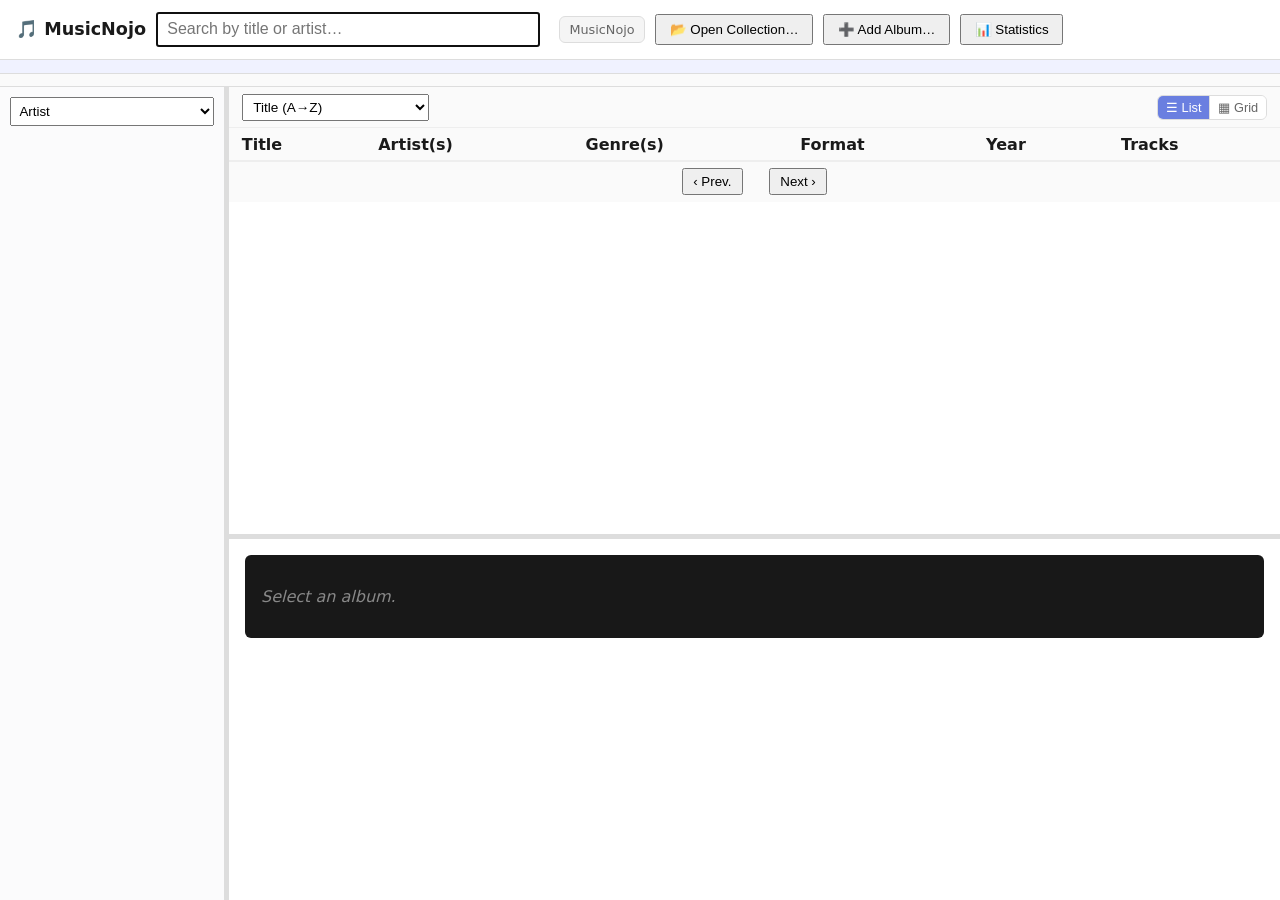
<file: project/app/src/index.html>
<!doctype html>
<html lang="en">
<head>
  <meta charset="utf-8" />
  <title>MusicNojo</title>
  <link rel="stylesheet" href="style.css" />
</head>
<body>
  <header>
    <h1>🎵 MusicNojo</h1>
    <input id="search" type="search" data-i18n-placeholder="search_placeholder" placeholder="Search by title or artist…" autofocus />
    <span id="count"></span>
    <span id="file-badge"></span>
    <span id="app-version">MusicNojo</span>
    <button id="open-collection" data-i18n="nav_open">📂 Open Collection…</button>
    <button id="add-album" data-i18n="nav_add">➕ Add Album…</button>
    <button id="stats-btn" data-i18n="nav_stats">📊 Statistics</button>
  </header>
  <div id="tabs"></div>
  <div id="azbar"></div>
  <main id="main">
    <aside id="groups">
      <select id="group-field">
        <option value="artists" data-i18n="opt_group_artists">Artist</option>
        <option value="genres" data-i18n="opt_group_genres">Genre</option>
        <option value="format" data-i18n="opt_group_format">Format</option>
        <option value="country" data-i18n="opt_group_country">Country</option>
        <option value="label" data-i18n="opt_group_label">Label</option>
      </select>
      <div id="group-list"></div>
    </aside>
    <div id="splitter-v" title="Drag to resize"></div>
    <div id="right-col">
      <div id="list-pane">
        <div id="list-toolbar">
          <select id="sort">
            <option value="title" data-i18n="opt_sort_title">Title (A→Z)</option>
            <option value="artist" data-i18n="opt_sort_artist">Artist (A→Z)</option>
            <option value="year_desc" data-i18n="opt_sort_year_desc">Year (newest first)</option>
            <option value="label" data-i18n="opt_sort_label">Label (A→Z)</option>
            <option value="date_added_desc" data-i18n="opt_sort_date_added">Date added (newest first)</option>
          </select>
          <div id="view-toggle">
            <button id="view-list" class="active" data-i18n="list_view_list">☰ List</button>
            <button id="view-grid" data-i18n="list_view_grid">▦ Grid</button>
          </div>
        </div>
        <table id="albums">
          <thead>
            <tr>
              <th data-k="title" data-i18n="col_title">Title</th>
              <th data-k="artists" data-i18n="col_artists">Artist(s)</th>
              <th data-k="genres" data-i18n="col_genres">Genre(s)</th>
              <th data-k="format" data-i18n="col_format">Format</th>
              <th data-k="release_year" data-i18n="col_year">Year</th>
              <th data-k="track_count" data-i18n="col_tracks">Tracks</th>
            </tr>
          </thead>
          <tbody></tbody>
        </table>
        <div id="grid-view"></div>
        <div id="pager">
          <button id="prev-page" data-i18n="list_prev">‹ Prev.</button>
          <span id="page-info"></span>
          <button id="next-page" data-i18n="list_next">Next ›</button>
        </div>
      </div>
      <div id="splitter-h" title="Drag to resize"></div>
      <aside id="detail">
        <div id="detail-content"><p id="detail-empty" data-i18n="detail_select">Select an album.</p></div>
        <div id="detail-actions" hidden>
          <button id="detail-edit" data-i18n="detail_edit">Edit…</button>
          <button id="detail-delete" data-i18n="detail_delete">Delete…</button>
        </div>
      </aside>
    </div>
  </main>
  <div id="stats-pane"></div>

  <dialog id="album-form-dialog">
    <div id="add-mode-toggle" class="add-mode-toggle" hidden>
      <button type="button" class="add-mode-btn active" data-mode="manual" data-i18n="add_mode_manual">✍️ Manually</button>
      <button type="button" class="add-mode-btn" data-mode="online" data-i18n="add_mode_online">🔍 Online search</button>
    </div>
    <div id="online-search-panel" hidden>
      <h2 data-i18n="form_title_add">Add Album</h2>
      <p class="add-hint" data-i18n="search_online_hint">Search by title or artist — 3 free sources queried at the same time: iTunes, MusicBrainz, Deezer. Results are never merged across sources; pick whichever looks most reliable.</p>
      <div class="online-search-box">
        <input id="onlineSearchInput" data-i18n-placeholder="search_online_placeholder" placeholder="Title or artist…" />
        <button type="button" id="onlineSearchBtn" data-i18n="search_online_button">Search</button>
      </div>
      <div id="onlineSearchResults" class="online-search-results"></div>
      <menu>
        <button type="button" id="online-search-cancel" data-i18n="form_cancel">Cancel</button>
      </menu>
    </div>
    <form id="album-form" method="dialog">
      <h2 id="album-form-title">Add Album</h2>
      <label><span data-i18n="form_label_title">Title</span> <input name="title" required /></label>
      <div class="add-cover-field" id="add-cover-field" hidden>
        <span class="label" data-i18n="add_cover_label">Cover (optional)</span>
        <button type="button" id="addCoverPickBtn" data-i18n="add_cover_choose">Choose an image…</button>
        <span id="addCoverChosen" class="add-cover-chosen"></span>
      </div>
      <label><span data-i18n="form_label_artists">Artist(s), comma-separated</span> <input name="artists" list="dl-artists" /></label>
      <label><span data-i18n="form_label_composers">Composer(s)</span> <input name="composers" list="dl-composers" /></label>
      <label><span data-i18n="form_label_conductors">Conductor(s)</span> <input name="conductors" list="dl-conductors" /></label>
      <label><span data-i18n="form_label_musicians">Musician(s)</span> <input name="musicians" list="dl-musicians" /></label>
      <label><span data-i18n="form_label_orchestras">Orchestra(s)</span> <input name="orchestras" list="dl-orchestras" /></label>
      <label><span data-i18n="form_label_choruses">Chorus(es)</span> <input name="choruses" list="dl-choruses" /></label>
      <label><span data-i18n="form_label_genres">Genre(s)</span> <input name="genres" list="dl-genres" /></label>
      <label><span data-i18n="form_label_tags">Tag(s)</span> <input name="tags" list="dl-tags" /></label>
      <label><span data-i18n="form_label_extras">Extra(s)</span> <input name="extras" list="dl-extras" /></label>
      <label><span data-i18n="form_label_studios">Studio(s)</span> <input name="studios" list="dl-studios" /></label>
      <div class="row">
        <label><span data-i18n="form_label_format">Format</span> <input name="format" list="dl-format" /></label>
        <label><span data-i18n="form_label_label">Label</span> <input name="label" list="dl-label" /></label>
        <label><span data-i18n="form_label_country">Country</span> <input name="country" list="dl-country" /></label>
      </div>
      <datalist id="dl-artists"></datalist>
      <datalist id="dl-composers"></datalist>
      <datalist id="dl-conductors"></datalist>
      <datalist id="dl-musicians"></datalist>
      <datalist id="dl-orchestras"></datalist>
      <datalist id="dl-choruses"></datalist>
      <datalist id="dl-genres"></datalist>
      <datalist id="dl-tags"></datalist>
      <datalist id="dl-extras"></datalist>
      <datalist id="dl-studios"></datalist>
      <datalist id="dl-format"></datalist>
      <datalist id="dl-label"></datalist>
      <datalist id="dl-country"></datalist>
      <div class="row">
        <label><span data-i18n="form_label_year">Year</span> <input name="release_year" /></label>
        <label><span data-i18n="form_label_rating">Rating</span> <input name="rating" type="number" min="0" max="5" /></label>
        <label><span data-i18n="form_label_upc">UPC</span> <input name="upc" /></label>
      </div>
      <label><span data-i18n="form_label_notes">Notes</span> <textarea name="notes" rows="2"></textarea></label>
      <label><span data-i18n="form_label_tracks">Tracks, one per line</span>
        <textarea name="tracks" rows="4" data-i18n-placeholder="form_tracks_placeholder" placeholder="One track title per line"></textarea>
      </label>
      <div id="album-form-error" class="error"></div>
      <menu>
        <button type="button" id="album-form-cancel" data-i18n="form_cancel">Cancel</button>
        <button type="submit" id="album-form-submit" data-i18n="form_save">Save</button>
      </menu>
    </form>
  </dialog>

  <dialog id="add-preview-dialog">
    <h2 id="add-preview-title"></h2>
    <p id="add-preview-collection"></p>
    <p id="add-preview-summary"></p>
    <ul id="add-preview-list"></ul>
    <menu>
      <button type="button" id="add-preview-cancel" data-i18n="form_cancel">Cancel</button>
      <button type="button" id="add-preview-confirm" data-i18n="add_preview_confirm">Confirm and add</button>
    </menu>
  </dialog>

  <script type="module" src="app.js"></script>
</body>
</html>
</file>
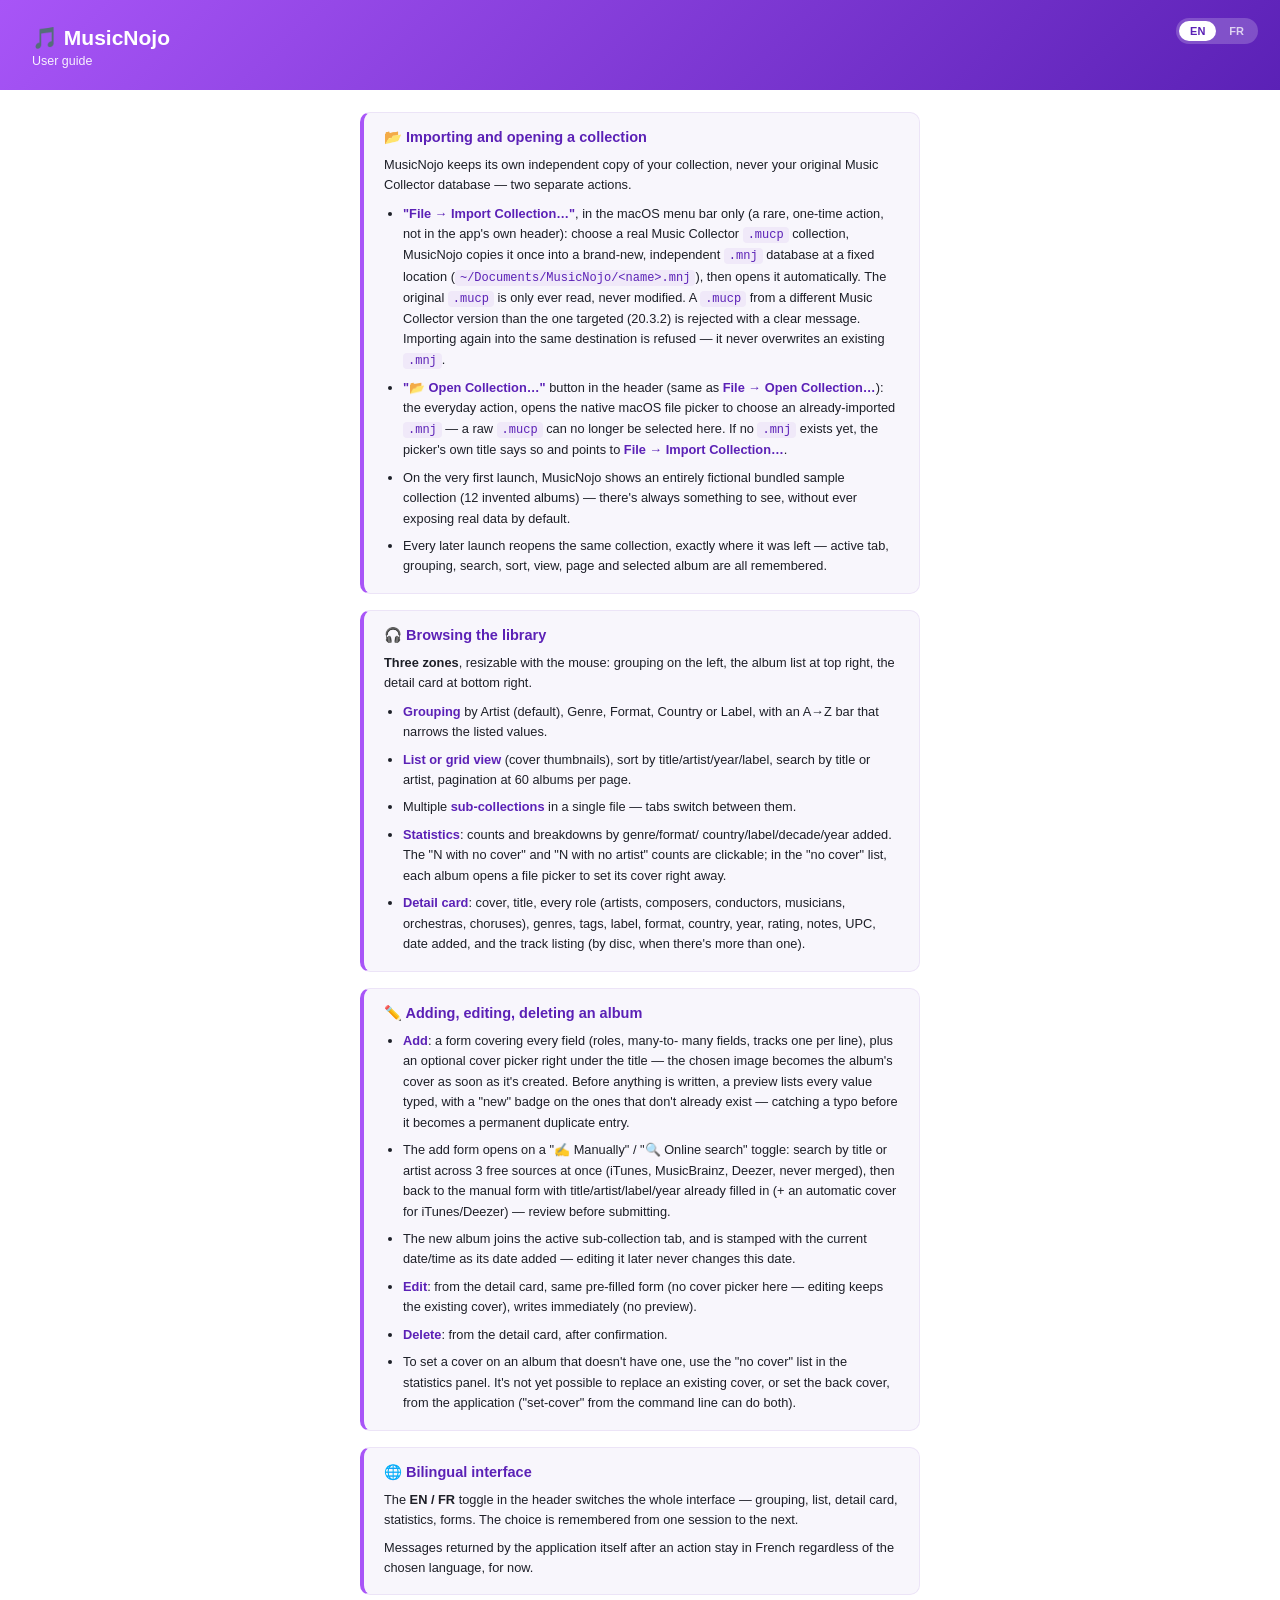
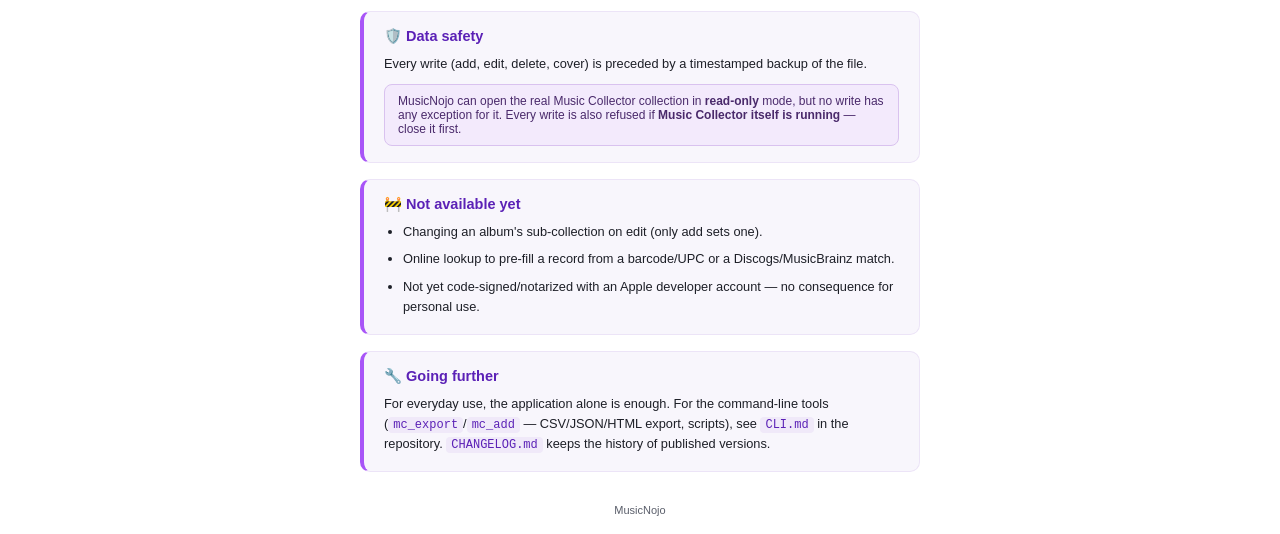
<file: project/app/src/help.html>
<!doctype html>
<html lang="en" data-lang="en">
<head>
<meta charset="utf-8">
<title>MusicNojo — Help</title>
<style>
  :root {
    --accent: #A855F7;
    --accent-dark: #5B21B6;
    --bg: #ffffff;
    --text: #1d1f27;
    --muted: #5b5f6b;
    --card-bg: #f8f6fc;
    --card-border: #ece4f7;
  }
  * { box-sizing: border-box; }
  body {
    margin: 0;
    font-family: -apple-system, BlinkMacSystemFont, "Helvetica Neue", Arial, sans-serif;
    background: var(--bg);
    color: var(--text);
  }
  header.hero {
    background: linear-gradient(135deg, var(--accent) 0%, var(--accent-dark) 100%);
    color: #fff;
    padding: 26px 32px 22px;
    position: relative;
  }
  header.hero h1 { margin: 0 0 4px; font-size: 21px; font-weight: 700; }
  header.hero p.tagline { margin: 0; font-size: 12.5px; opacity: .92; }
  #lang-toggle {
    position: absolute; top: 18px; right: 22px;
    display: flex; gap: 2px;
    background: rgba(255,255,255,.2);
    border-radius: 999px;
    padding: 3px;
  }
  #lang-toggle button {
    border: none; background: transparent; color: #fff;
    font-size: 11px; font-weight: 700; padding: 4px 11px;
    border-radius: 999px; cursor: pointer; opacity: .75;
    font-family: inherit;
  }
  #lang-toggle button.active { background: #fff; color: var(--accent-dark); opacity: 1; }
  main { max-width: 620px; margin: 0 auto; padding: 22px 30px 12px; }
  section.card {
    background: var(--card-bg);
    border: 1px solid var(--card-border);
    border-left: 4px solid var(--accent);
    border-radius: 10px;
    padding: 16px 20px;
    margin-bottom: 16px;
  }
  section.card h2 {
    margin: 0 0 9px;
    font-size: 14.5px;
    font-weight: 700;
    color: var(--accent-dark);
  }
  section.card p { margin: 0 0 9px; font-size: 12.8px; line-height: 1.55; color: var(--text); }
  section.card p:last-child { margin-bottom: 0; }
  section.card ul { margin: 0; padding-left: 19px; }
  section.card li { font-size: 12.8px; line-height: 1.6; margin-bottom: 7px; }
  section.card li:last-child { margin-bottom: 0; }
  section.card li b { color: var(--accent-dark); }
  .note {
    background: #fff8e8; border: 1px solid #f0dca0; color: #6b5420;
    border-radius: 8px; padding: 9px 13px; font-size: 12px; margin-top: 10px;
  }
  .note.safe { background: #f3eafc; border-color: #d9c2ef; color: #4a2a6b; }
  code {
    background: #f0e9f9; color: var(--accent-dark);
    padding: 1px 5px; border-radius: 4px; font-size: 12px;
  }
  footer { text-align: center; font-size: 11px; color: var(--muted); padding: 4px 32px 24px; }
  [data-lang-content] { display: none; }
  html[data-lang="fr"] [data-lang-content="fr"] { display: block; }
  html[data-lang="en"] [data-lang-content="en"] { display: block; }
</style>
</head>
<body>
  <header class="hero">
    <div id="lang-toggle">
      <button data-lang-btn="en">EN</button>
      <button data-lang-btn="fr">FR</button>
    </div>
    <h1>🎵 MusicNojo</h1>
    <p class="tagline" data-lang-content="fr">Guide d'utilisation</p>
    <p class="tagline" data-lang-content="en">User guide</p>
  </header>
  <main>

    <div data-lang-content="fr">
      <section class="card">
        <h2>📂 Importer puis ouvrir une collection</h2>
        <p>MusicNojo garde sa propre copie indépendante de votre
        collection, jamais votre base Music Collector d'origine — deux
        actions distinctes.</p>
        <ul>
          <li><b>« File → Import Collection… »</b>, uniquement dans la
          barre de menu macOS (action rare, à faire une seule fois, pas
          dans l'en-tête de l'app) : choisissez une vraie collection
          <code>.mucp</code> Music Collector, MusicNojo la copie une
          seule fois dans une nouvelle base <code>.mnj</code>
          indépendante, à un emplacement fixe
          (<code>~/Documents/MusicNojo/&lt;nom&gt;.mnj</code>), puis
          l'ouvre automatiquement. Le <code>.mucp</code> d'origine
          n'est jamais modifié, seulement lu. Une collection
          <code>.mucp</code> d'une version de Music Collector
          différente de celle visée (20.3.2) est refusée avec un
          message clair. Importer à nouveau vers la même destination
          est refusé — ça n'écrase jamais un <code>.mnj</code>
          existant.</li>
          <li>Bouton <b>« 📂 Ouvrir une collection… »</b> dans l'en-tête
          (identique à <b>File → Open Collection…</b>) : l'action du
          quotidien, ouvre le sélecteur natif macOS pour choisir un
          <code>.mnj</code> déjà importé — un <code>.mucp</code> brut
          ne peut plus être sélectionné ici. Si aucun <code>.mnj</code>
          n'existe encore, le titre du sélecteur le signale et renvoie
          vers <b>File → Import Collection…</b>.</li>
          <li>Au tout premier lancement, MusicNojo affiche une collection
          d'exemple intégrée, entièrement fictive (12 albums inventés) —
          il y a toujours quelque chose à voir, sans jamais exposer de
          vraies données par défaut.</li>
          <li>Chaque lancement suivant rouvre la même collection,
          exactement là où on l'avait laissée — onglet, regroupement,
          recherche, tri, vue, page et album sélectionné.</li>
        </ul>
      </section>

      <section class="card">
        <h2>🎧 Parcourir la bibliothèque</h2>
        <p><b>Trois zones</b> redimensionnables à la souris : le
        regroupement à gauche, la liste des albums en haut à droite, la
        fiche détail en bas à droite.</p>
        <ul>
          <li><b>Regroupement</b> par Artiste (par défaut), Genre,
          Format, Pays ou Label, avec une barre A→Z qui réduit la liste
          des valeurs affichées.</li>
          <li><b>Vue liste ou grille</b> (vignettes de pochettes), tri
          par titre/artiste/année/label, recherche par titre ou artiste,
          pagination à 60 albums par page.</li>
          <li><b>Sous-collections</b> multiples dans un même fichier —
          des onglets permettent de basculer entre elles.</li>
          <li><b>Statistiques</b> : comptes et répartitions par genre/
          format/pays/label/décennie/année d'ajout. Les compteurs « N
          sans pochette » et « N sans artiste » sont cliquables ; dans la
          liste « sans pochette », chaque album ouvre un sélecteur de
          fichier pour lui poser une pochette immédiatement.</li>
          <li><b>Fiche détail</b> : pochette, titre, chaque rôle
          (artistes, compositeurs, chefs d'orchestre, musiciens,
          orchestres, chœurs), genres, étiquettes, label, format, pays,
          année, note, notes, UPC, date d'ajout, et la liste des pistes
          (par disque, s'il y en a plusieurs).</li>
        </ul>
      </section>

      <section class="card">
        <h2>✏️ Ajouter, modifier, supprimer un album</h2>
        <ul>
          <li><b>Ajouter</b> : un formulaire couvrant chaque champ (rôles,
          champs many-to-many, pistes une par ligne), avec en plus un
          sélecteur de pochette optionnel juste sous le titre — l'image
          choisie devient la pochette de l'album dès sa création. Avant
          toute écriture, un aperçu liste chaque valeur saisie avec un
          badge « nouveau » sur celles qui n'existent pas encore — pour
          repérer une faute de frappe avant qu'elle devienne une entrée
          dupliquée permanente.</li>
          <li>Le formulaire d'ajout s'ouvre sur un bascule « ✍️
          Manuellement » / « 🔍 Recherche en ligne » : recherche par
          titre ou artiste sur 3 sources gratuites à la fois (iTunes,
          MusicBrainz, Deezer, jamais fusionnées), puis retour au
          formulaire manuel avec titre/artiste/label/année déjà
          remplis (+ pochette automatique pour iTunes/Deezer) — à
          vérifier avant de valider.</li>
          <li>Le nouvel album rejoint l'onglet de sous-collection actif,
          et reçoit la date/heure actuelles comme date d'ajout —
          modifier l'album ne change jamais cette date.</li>
          <li><b>Modifier</b> : depuis la fiche détail, même formulaire
          pré-rempli (sans sélecteur de pochette — modifier conserve la
          pochette existante), écriture immédiate (pas d'aperçu).</li>
          <li><b>Supprimer</b> : depuis la fiche détail, après
          confirmation.</li>
          <li>Pour poser la pochette d'un album qui n'en a pas, utiliser
          la liste « sans pochette » du panneau statistiques. Il n'est
          pas encore possible de remplacer une pochette déjà existante,
          ni de définir la pochette arrière, depuis l'application
          (« set-cover » en ligne de commande peut faire les deux).</li>
        </ul>
      </section>

      <section class="card">
        <h2>🌐 Interface bilingue</h2>
        <p>La bascule <b>EN / FR</b> dans l'en-tête change toute
        l'interface — regroupement, liste, fiche détail, statistiques,
        formulaires. Le choix est mémorisé d'une session à l'autre.</p>
        <p>Les messages renvoyés par l'application elle-même après une
        action restent en français quelle que soit la langue choisie,
        pour l'instant.</p>
      </section>

      <section class="card">
        <h2>🛡️ Sécurité des données</h2>
        <p>Chaque écriture (ajout, modification, suppression, pochette)
        est précédée d'une sauvegarde horodatée du fichier.</p>
        <div class="note safe">MusicNojo peut ouvrir la vraie collection
        Music Collector en <b>lecture seule</b>, mais aucune écriture
        n'a d'exception pour elle. Toute écriture est aussi refusée si
        <b>Music Collector lui-même est lancé</b> — fermez-le
        d'abord.</div>
      </section>

      <section class="card">
        <h2>🚧 Pas encore disponible</h2>
        <ul>
          <li>Changer la sous-collection d'un album en le modifiant
          (seul l'ajout en définit une).</li>
          <li>Recherche en ligne pour pré-remplir une fiche à partir
          d'un code-barres/UPC ou d'une correspondance Discogs/
          MusicBrainz.</li>
          <li>Application pas encore signée/notariée par un compte
          développeur Apple — sans conséquence pour un usage
          personnel.</li>
        </ul>
      </section>

      <section class="card">
        <h2>🔧 Pour aller plus loin</h2>
        <p>Pour un usage courant, l'application seule suffit. Pour les
        outils en ligne de commande (<code>mc_export</code>/
        <code>mc_add</code> — export CSV/JSON/HTML, scripts), voir
        <code>CLI.fr.md</code> dans le dépôt. <code>CHANGELOG.fr.md</code>
        garde l'historique des versions publiées.</p>
      </section>
    </div>

    <div data-lang-content="en">
      <section class="card">
        <h2>📂 Importing and opening a collection</h2>
        <p>MusicNojo keeps its own independent copy of your collection,
        never your original Music Collector database — two separate
        actions.</p>
        <ul>
          <li><b>"File → Import Collection…"</b>, in the macOS menu bar
          only (a rare, one-time action, not in the app's own header):
          choose a real Music Collector <code>.mucp</code> collection,
          MusicNojo copies it once into a brand-new, independent
          <code>.mnj</code> database at a fixed location
          (<code>~/Documents/MusicNojo/&lt;name&gt;.mnj</code>), then
          opens it automatically. The original <code>.mucp</code> is
          only ever read, never modified. A <code>.mucp</code> from a
          different Music Collector version than the one targeted
          (20.3.2) is rejected with a clear message. Importing again
          into the same destination is refused — it never overwrites
          an existing <code>.mnj</code>.</li>
          <li><b>"📂 Open Collection…"</b> button in the header (same as
          <b>File → Open Collection…</b>): the everyday action, opens
          the native macOS file picker to choose an already-imported
          <code>.mnj</code> — a raw <code>.mucp</code> can no longer be
          selected here. If no <code>.mnj</code> exists yet, the
          picker's own title says so and points to <b>File → Import
          Collection…</b>.</li>
          <li>On the very first launch, MusicNojo shows an entirely
          fictional bundled sample collection (12 invented albums) —
          there's always something to see, without ever exposing real
          data by default.</li>
          <li>Every later launch reopens the same collection, exactly
          where it was left — active tab, grouping, search, sort, view,
          page and selected album are all remembered.</li>
        </ul>
      </section>

      <section class="card">
        <h2>🎧 Browsing the library</h2>
        <p><b>Three zones</b>, resizable with the mouse: grouping on the
        left, the album list at top right, the detail card at bottom
        right.</p>
        <ul>
          <li><b>Grouping</b> by Artist (default), Genre, Format,
          Country or Label, with an A→Z bar that narrows the listed
          values.</li>
          <li><b>List or grid view</b> (cover thumbnails), sort by
          title/artist/year/label, search by title or artist, pagination
          at 60 albums per page.</li>
          <li>Multiple <b>sub-collections</b> in a single file — tabs
          switch between them.</li>
          <li><b>Statistics</b>: counts and breakdowns by genre/format/
          country/label/decade/year added. The "N with no cover" and "N
          with no artist" counts are clickable; in the "no cover" list,
          each album opens a file picker to set its cover right away.</li>
          <li><b>Detail card</b>: cover, title, every role (artists,
          composers, conductors, musicians, orchestras, choruses),
          genres, tags, label, format, country, year, rating, notes,
          UPC, date added, and the track listing (by disc, when there's
          more than one).</li>
        </ul>
      </section>

      <section class="card">
        <h2>✏️ Adding, editing, deleting an album</h2>
        <ul>
          <li><b>Add</b>: a form covering every field (roles, many-to-
          many fields, tracks one per line), plus an optional cover
          picker right under the title — the chosen image becomes the
          album's cover as soon as it's created. Before anything is
          written, a preview lists every value typed, with a "new" badge
          on the ones that don't already exist — catching a typo before
          it becomes a permanent duplicate entry.</li>
          <li>The add form opens on a "✍️ Manually" / "🔍 Online
          search" toggle: search by title or artist across 3 free
          sources at once (iTunes, MusicBrainz, Deezer, never merged),
          then back to the manual form with title/artist/label/year
          already filled in (+ an automatic cover for iTunes/Deezer)
          — review before submitting.</li>
          <li>The new album joins the active sub-collection tab, and is
          stamped with the current date/time as its date added — editing
          it later never changes this date.</li>
          <li><b>Edit</b>: from the detail card, same pre-filled form
          (no cover picker here — editing keeps the existing cover),
          writes immediately (no preview).</li>
          <li><b>Delete</b>: from the detail card, after
          confirmation.</li>
          <li>To set a cover on an album that doesn't have one, use
          the "no cover" list in the statistics panel. It's not yet
          possible to replace an existing cover, or set the back
          cover, from the application ("set-cover" from the command
          line can do both).</li>
        </ul>
      </section>

      <section class="card">
        <h2>🌐 Bilingual interface</h2>
        <p>The <b>EN / FR</b> toggle in the header switches the whole
        interface — grouping, list, detail card, statistics, forms. The
        choice is remembered from one session to the next.</p>
        <p>Messages returned by the application itself after an action
        stay in French regardless of the chosen language, for now.</p>
      </section>

      <section class="card">
        <h2>🛡️ Data safety</h2>
        <p>Every write (add, edit, delete, cover) is preceded by a
        timestamped backup of the file.</p>
        <div class="note safe">MusicNojo can open the real Music
        Collector collection in <b>read-only</b> mode, but no write has
        any exception for it. Every write is also refused if <b>Music
        Collector itself is running</b> — close it first.</div>
      </section>

      <section class="card">
        <h2>🚧 Not available yet</h2>
        <ul>
          <li>Changing an album's sub-collection on edit (only add sets
          one).</li>
          <li>Online lookup to pre-fill a record from a barcode/UPC or a
          Discogs/MusicBrainz match.</li>
          <li>Not yet code-signed/notarized with an Apple developer
          account — no consequence for personal use.</li>
        </ul>
      </section>

      <section class="card">
        <h2>🔧 Going further</h2>
        <p>For everyday use, the application alone is enough. For the
        command-line tools (<code>mc_export</code>/<code>mc_add</code>
        — CSV/JSON/HTML export, scripts), see <code>CLI.md</code> in the
        repository. <code>CHANGELOG.md</code> keeps the history of
        published versions.</p>
      </section>
    </div>

  </main>
  <footer>
    <span data-lang-content="fr">MusicNojo</span>
    <span data-lang-content="en">MusicNojo</span>
  </footer>
<script>
  (function () {
    var KEY = "musicnojo_lang";
    var html = document.documentElement;
    function apply(lang) {
      html.setAttribute("data-lang", lang);
      document.querySelectorAll("#lang-toggle button").forEach(function (b) {
        b.classList.toggle("active", b.dataset.langBtn === lang);
      });
    }
    var saved = null;
    try { saved = localStorage.getItem(KEY); } catch (e) {}
    apply(saved === "fr" ? "fr" : "en");
    document.querySelectorAll("#lang-toggle button").forEach(function (b) {
      b.addEventListener("click", function () {
        var lang = b.dataset.langBtn;
        apply(lang);
        try { localStorage.setItem(KEY, lang); } catch (e) {}
      });
    });
  })();
</script>
</body>
</html>
</file>
<file: project/app/src/style.css>
body {
  font-family: -apple-system, system-ui, sans-serif;
  margin: 0;
  color: #1a1a1a;
  height: 100vh;
  display: flex;
  flex-direction: column;
}

header {
  display: flex;
  flex-wrap: nowrap;
  align-items: center;
  gap: 0.6rem;
  padding: 0.75rem 1rem;
  border-bottom: 1px solid #ddd;
  background: #fff;
  flex-shrink: 0;
}

header h1 {
  font-size: 1.1rem;
  margin: 0;
  flex-shrink: 0;
}

#search {
  flex: 1 1 4rem;
  min-width: 3rem;
  max-width: 24rem;
  font-size: 1rem;
  padding: 0.4rem 0.6rem;
}

/* Open Collection…/Add Album…/Statistics must always stay on the
   header's single line (never wrap to a second row) — the file
   badge, version badge and language toggle give way first, in
   increasing order of narrowness, since they're the least essential
   at a narrow window width. */
@media (max-width: 900px) {
  #app-version {
    display: none;
  }
}
@media (max-width: 740px) {
  #file-badge,
  #lang-toggle {
    display: none;
  }
}


#count {
  color: #666;
  font-size: 0.85rem;
  flex-shrink: 0;
}

#open-collection,
#add-album,
#stats-btn {
  padding: 0.4rem 0.8rem;
  cursor: pointer;
  flex-shrink: 0;
  white-space: nowrap;
}

#stats-btn.active {
  background: #6a7fe0;
  color: #fff;
  border-color: #6a7fe0;
}

#file-badge,
#app-version {
  border: 1px solid #ddd;
  background: #f5f5f5;
  border-radius: 6px;
  padding: 0.3rem 0.6rem;
  font-size: 0.8rem;
  font-weight: 500;
  color: #666;
}

#file-badge {
  margin-left: auto;
  max-width: 20rem;
  overflow: hidden;
  text-overflow: ellipsis;
  white-space: nowrap;
  flex-shrink: 1;
}

#file-badge:empty {
  display: none;
}

#app-version {
  font-variant-numeric: tabular-nums;
  flex-shrink: 0;
  white-space: nowrap;
}

#lang-toggle {
  display: flex;
  flex-shrink: 0;
  border: 1px solid #ddd;
  border-radius: 6px;
  overflow: hidden;
}

#lang-toggle button {
  border: none;
  background: #fff;
  padding: 0.3rem 0.5rem;
  min-width: 1.8rem;
  font-size: 0.75rem;
  font-weight: 600;
  cursor: pointer;
  color: #666;
  white-space: nowrap;
}

#lang-toggle button:hover {
  background: #f5f7ff;
}

#lang-toggle button + button {
  border-left: 1px solid #ddd;
}

#lang-toggle button.active {
  background: #6a7fe0;
  color: #fff;
}

#tabs {
  display: flex;
  gap: 0.4rem;
  padding: 0.4rem 1rem;
  overflow-x: auto;
  background: #f0f2ff;
  border-bottom: 1px solid #ddd;
  flex-shrink: 0;
}

#tabs .tab {
  flex: 0 0 auto;
  padding: 0.3rem 0.7rem;
  border-radius: 999px;
  font-size: 0.75rem;
  font-weight: 500;
  white-space: nowrap;
  cursor: pointer;
  background: #e4e9ff;
  border: 1px solid #c3d2f7;
  color: #2e4bb0;
}

#tabs .tab:hover {
  background: #dce5fb;
  border-color: #6a7fe0;
}

#tabs .tab .n {
  color: #2e4bb0;
  opacity: 0.7;
  margin-left: 0.3rem;
}

#tabs .tab.active {
  background: #6a7fe0;
  border-color: #6a7fe0;
  color: #fff;
  font-weight: 600;
}

#tabs .tab.active .n {
  color: #dce8ff;
  opacity: 1;
}

#main {
  display: flex;
  flex: 1;
  min-height: 0;
}

#groups {
  width: 14rem;
  flex-shrink: 0;
  overflow-y: auto;
  display: flex;
  flex-direction: column;
  background: #fbfbfc;
}

#splitter-v {
  width: 5px;
  flex-shrink: 0;
  cursor: col-resize;
  background: #ddd;
}

#splitter-v:hover,
#splitter-v.dragging {
  background: #6a7fe0;
}

#right-col {
  flex: 1;
  display: flex;
  flex-direction: column;
  min-width: 0;
  min-height: 0;
}

#list-pane {
  flex: 0 0 55%;
  display: flex;
  flex-direction: column;
  min-height: 0;
  overflow: auto;
}

#splitter-h {
  height: 5px;
  flex-shrink: 0;
  cursor: row-resize;
  background: #ddd;
}

#splitter-h:hover,
#splitter-h.dragging {
  background: #6a7fe0;
}

#group-field {
  margin: 0.6rem;
  padding: 0.3rem;
}

/* Full-width, between the tabs and the three-pane layout — not
   confined to the groups sidebar's own width. */
#azbar {
  display: flex;
  flex-wrap: nowrap;
  justify-content: space-between;
  overflow-x: auto;
  gap: 0.2rem;
  padding: 0.4rem 1rem;
  background: #fafafa;
  border-bottom: 1px solid #ddd;
  flex-shrink: 0;
}

#azbar button {
  border: 1px solid transparent;
  background: none;
  font-size: 0.75rem;
  font-weight: 600;
  color: #888;
  padding: 0.25rem 0.55rem;
  border-radius: 4px;
  cursor: pointer;
  min-width: 1.6rem;
  flex-shrink: 0;
}

#azbar button:hover {
  background: #f5f7ff;
  color: #1a1a1a;
}

#azbar button.active {
  background: #6a7fe0;
  color: #fff;
}

#group-list {
  flex: 1;
  overflow-y: auto;
}

#group-list div {
  padding: 0.35rem 0.8rem;
  cursor: pointer;
  font-size: 0.9rem;
  display: flex;
  justify-content: space-between;
  gap: 0.5rem;
}

#group-list div:hover {
  background: #f5f7ff;
}

#group-list div.selected {
  background: #e4e9ff;
  font-weight: 600;
}

#group-list .group-count {
  color: #888;
  font-size: 0.8rem;
}

#group-list .group-count.sortable {
  cursor: pointer;
  padding: 0.05rem 0.35rem;
  border-radius: 999px;
}

#group-list .group-count.sortable:hover {
  background: #e4e9ff;
  color: #2e4bb0;
}

#group-list .group-count.sort-active {
  background: #6a7fe0;
  color: #fff;
}

#list-toolbar {
  display: flex;
  justify-content: space-between;
  align-items: center;
  padding: 0.4rem 0.8rem;
  border-bottom: 1px solid #eee;
  background: #fafafa;
  flex-shrink: 0;
}

#sort {
  padding: 0.25rem 0.4rem;
  font-size: 0.85rem;
}

#view-toggle {
  display: flex;
  border: 1px solid #ddd;
  border-radius: 6px;
  overflow: hidden;
}

#view-toggle button {
  border: none;
  background: #fff;
  padding: 0.25rem 0.5rem;
  font-size: 0.8rem;
  cursor: pointer;
  color: #666;
}

#view-toggle button:hover {
  background: #f5f7ff;
  color: #1a1a1a;
}

#view-toggle button + button {
  border-left: 1px solid #ddd;
}

#view-toggle button.active {
  background: #6a7fe0;
  color: #fff;
}

#grid-view {
  display: none;
  grid-template-columns: repeat(auto-fill, minmax(8.5rem, 1fr));
  gap: 0.8rem;
  padding: 0.8rem;
  align-content: start;
  overflow-y: auto;
  flex: 1;
  min-height: 0;
}

#list-pane.view-grid table {
  display: none;
}

#list-pane.view-grid #grid-view {
  display: grid;
}

.grid-tile {
  cursor: pointer;
  border-radius: 6px;
  padding: 0.3rem;
}

.grid-tile:hover,
.grid-tile.active {
  background: #f0f2ff;
}

.grid-tile .thumb {
  width: 100%;
  aspect-ratio: 1;
  object-fit: cover;
  border-radius: 4px;
  background: #e4e4e8;
  display: block;
}

.grid-tile .t {
  font-size: 0.8rem;
  font-weight: 600;
  margin-top: 0.3rem;
  overflow: hidden;
  text-overflow: ellipsis;
  white-space: nowrap;
}

.grid-tile .a {
  font-size: 0.72rem;
  color: #666;
  overflow: hidden;
  text-overflow: ellipsis;
  white-space: nowrap;
}

#pager {
  display: flex;
  align-items: center;
  justify-content: center;
  gap: 0.8rem;
  padding: 0.4rem;
  border-top: 1px solid #eee;
  background: #fafafa;
  flex-shrink: 0;
  font-size: 0.8rem;
}

#pager button {
  padding: 0.25rem 0.6rem;
  cursor: pointer;
}

#pager button:disabled {
  cursor: default;
  opacity: 0.4;
}

#page-info {
  color: #666;
}

table {
  border-collapse: collapse;
  width: 100%;
}

th, td {
  text-align: left;
  padding: 0.4rem 0.8rem;
  border-bottom: 1px solid #eee;
}

th {
  cursor: pointer;
  user-select: none;
  background: #fafafa;
  position: sticky;
  top: 0;
}

tbody tr {
  cursor: pointer;
}

tr:hover td {
  background: #f5f7ff;
}

#detail {
  flex: 1;
  min-height: 0;
  padding: 1rem;
  overflow-y: auto;
  position: relative;
  background: #fff;
}

#detail-empty {
  color: #888;
  font-style: italic;
}

#detail-content {
  background: #181818;
  color: #e6e6e6;
  padding: 1rem;
  border-radius: 6px;
}

#detail-content .detail-title-block {
  margin: 0 1.5rem 0.75rem 0;
}

#detail-content .detail-artist {
  font-size: 0.9rem;
  color: #aaa;
  margin-bottom: 0.15rem;
}

#detail-content h2 {
  font-size: 1.3rem;
  font-weight: 700;
  color: #4ea1f3;
  margin: 0;
}

#detail-content .detail-top {
  display: flex;
  gap: 1.25rem;
  align-items: flex-start;
  margin-bottom: 0.75rem;
}

#detail-content .cover {
  width: 220px;
  height: 220px;
  object-fit: cover;
  border-radius: 4px;
  flex-shrink: 0;
}

#detail-content dl {
  display: grid;
  grid-template-columns: 6rem 1fr;
  gap: 0.25rem 0.5rem;
  font-size: 0.9rem;
  margin: 0 0 1rem 0;
}

#detail-content dl.detail-meta {
  margin: 0;
  align-content: start;
}

#detail-content dt {
  color: #999;
}

#detail-content dd {
  margin: 0;
}

#detail-content .field-bold {
  font-weight: 600;
}

#detail-content .tag-link {
  cursor: pointer;
  color: #e6e6e6;
  border-bottom: 1px dashed #777;
}

#detail-content .tag-link:hover {
  color: #4ea1f3;
  border-bottom-color: #4ea1f3;
}

#detail-content ol {
  padding-left: 1.2rem;
  font-size: 0.9rem;
}

#detail-content .disc-heading {
  font-weight: 600;
  margin-top: 0.75rem;
  font-size: 0.85rem;
  color: #999;
}

#detail-content .tracks-banner {
  background: #2e6bc4;
  color: #fff;
  font-weight: 600;
  padding: 0.4rem 0.75rem;
  border-radius: 4px;
  margin-top: 0.5rem;
}

#detail-actions {
  display: flex;
  gap: 0.5rem;
  margin-top: 1rem;
  border-top: 1px solid #eee;
  padding-top: 1rem;
}

#detail-actions[hidden] {
  display: none;
}

#detail-actions button {
  padding: 0.35rem 0.7rem;
  cursor: pointer;
}

#add-album {
  padding: 0.4rem 0.8rem;
  cursor: pointer;
}

dialog {
  border: none;
  border-radius: 6px;
  box-shadow: 0 4px 24px rgba(0, 0, 0, 0.2);
  padding: 0;
  width: 28rem;
  max-height: 85vh;
}

dialog::backdrop {
  background: rgba(0, 0, 0, 0.3);
}

#album-form {
  display: flex;
  flex-direction: column;
  gap: 0.6rem;
  padding: 1.25rem;
  overflow-y: auto;
  max-height: 85vh;
}

#album-form h2 {
  margin: 0 0 0.25rem 0;
  font-size: 1.1rem;
}

#album-form label {
  display: flex;
  flex-direction: column;
  font-size: 0.85rem;
  color: #444;
  gap: 0.2rem;
}

#album-form input,
#album-form textarea {
  font: inherit;
  padding: 0.35rem 0.5rem;
  border: 1px solid #ccc;
  border-radius: 4px;
}

#album-form .row {
  display: flex;
  gap: 0.5rem;
}

.add-cover-field {
  display: flex;
  align-items: center;
  gap: 10px;
}

.add-cover-field .label {
  font-size: 0.8rem;
  font-weight: 600;
  color: #666;
}

.add-cover-field button {
  background: #fff;
  border: 1px solid #ccc;
  border-radius: 4px;
  padding: 0.35rem 0.7rem;
  font-size: 0.82rem;
  font-weight: 500;
  color: #333;
  cursor: pointer;
  font-family: inherit;
}

.add-cover-field button:hover {
  background: #f3edff;
  border-color: #a855f7;
  color: #5b21b6;
}

.add-cover-chosen {
  font-size: 0.82rem;
  color: #666;
}

.add-mode-toggle {
  display: flex;
  gap: 0.5rem;
  margin-bottom: 0.75rem;
}

.add-mode-btn {
  flex: 1;
  background: #fff;
  border: 1px solid #ccc;
  border-radius: 4px;
  padding: 0.5rem;
  font-size: 0.85rem;
  font-weight: 500;
  color: #333;
  cursor: pointer;
  font-family: inherit;
}

.add-mode-btn.active {
  background: #a855f7;
  border-color: #a855f7;
  color: #fff;
}

.online-search-box {
  display: flex;
  gap: 0.5rem;
  margin: 0.5rem 0;
}

.online-search-box input {
  flex: 1;
  padding: 0.4rem;
}

.online-search-results {
  max-height: 320px;
  overflow-y: auto;
  display: flex;
  flex-direction: column;
  gap: 0.5rem;
}

.online-result {
  display: flex;
  align-items: center;
  gap: 0.6rem;
  border: 1px solid #ddd;
  border-radius: 4px;
  padding: 0.4rem;
}

.online-result-cover {
  width: 48px;
  height: 48px;
  object-fit: cover;
  border-radius: 3px;
  flex-shrink: 0;
}

.online-result-cover-empty {
  background: #eee;
}

.online-result-info {
  flex: 1;
  display: flex;
  flex-direction: column;
  font-size: 0.82rem;
  min-width: 0;
}

.online-result-source {
  font-size: 0.72rem;
  font-weight: 700;
  color: #a855f7;
  text-transform: uppercase;
}

.online-result-choose {
  background: #fff;
  border: 1px solid #ccc;
  border-radius: 4px;
  padding: 0.35rem 0.7rem;
  font-size: 0.82rem;
  cursor: pointer;
  font-family: inherit;
  flex-shrink: 0;
}

.online-result-choose:hover {
  background: #f3edff;
  border-color: #a855f7;
  color: #5b21b6;
}

#album-form .row label {
  flex: 1;
}

#album-form menu {
  display: flex;
  justify-content: flex-end;
  gap: 0.5rem;
  margin: 0.5rem 0 0 0;
  padding: 0;
}

#album-form menu button {
  padding: 0.4rem 0.9rem;
  cursor: pointer;
}

#add-preview-dialog {
  padding: 1.25rem;
}

#add-preview-title {
  margin: 0 0 0.25rem 0;
  font-size: 1.1rem;
}

#add-preview-collection {
  margin: 0 0 0.6rem;
  font-size: 0.85rem;
  font-weight: 600;
  color: #2e4bb0;
  background: #e8edfc;
  border-radius: 4px;
  padding: 0.4rem 0.6rem;
}

#add-preview-summary {
  margin: 0 0 0.75rem;
  font-size: 0.85rem;
  color: #444;
}

#add-preview-list {
  list-style: none;
  margin: 0 0 1rem;
  padding: 0;
  max-height: 20rem;
  overflow-y: auto;
  font-size: 0.85rem;
}

#add-preview-list li {
  padding: 0.3rem 0;
  border-bottom: 1px solid #f0f0f2;
}

#add-preview-list li:last-child {
  border-bottom: none;
}

.new-badge {
  display: inline-block;
  background: #e8edfc;
  color: #2e5bd7;
  font-size: 0.7rem;
  font-weight: 700;
  text-transform: uppercase;
  letter-spacing: 0.03em;
  padding: 0.1rem 0.4rem;
  border-radius: 999px;
  margin-right: 0.4rem;
}

#add-preview-dialog menu {
  display: flex;
  justify-content: flex-end;
  gap: 0.5rem;
  margin: 0;
  padding: 0;
}

#add-preview-dialog menu button {
  padding: 0.4rem 0.9rem;
  cursor: pointer;
}

.error {
  color: #b00020;
  font-size: 0.85rem;
  min-height: 1.1em;
}

#stats-pane {
  display: none;
  flex: 1;
  overflow-y: auto;
  background: #fbfbfc;
  padding: 1.5rem;
  min-height: 0;
}

body.panel-stats #main {
  display: none;
}

body.panel-stats #stats-pane {
  display: block;
}

.stats-wrap {
  max-width: 60rem;
  margin: 0 auto;
}

.stats-wrap h2 {
  font-size: 1.1rem;
  margin: 0 0 0.9rem;
}

.stat-summary {
  display: flex;
  flex-wrap: wrap;
  gap: 1rem;
  font-size: 0.85rem;
  color: #666;
  margin-bottom: 1.2rem;
}

.stat-summary strong {
  color: #1a1a1a;
}

.stat-link {
  cursor: pointer;
  border-bottom: 1px dashed #999;
}

.stat-link:hover {
  color: #1a1a1a;
  border-bottom-color: #6a7fe0;
}

.stat-link.expanded {
  color: #6a7fe0;
  border-bottom-color: #6a7fe0;
}

.stat-detail {
  background: #fff;
  border: 1px solid #ddd;
  border-radius: 8px;
  padding: 0.7rem 1rem;
  margin: -0.4rem 0 1rem;
  max-height: 14rem;
  overflow-y: auto;
}

.stat-detail h4 {
  margin: 0 0 0.4rem;
  font-size: 0.75rem;
  font-weight: 700;
  text-transform: uppercase;
  letter-spacing: 0.05em;
  color: #888;
}

.stat-detail-list {
  list-style: none;
  margin: 0;
  padding: 0;
  font-size: 0.82rem;
}

.stat-detail-list li {
  padding: 0.2rem 0;
  border-bottom: 1px solid #f0f0f2;
}

.stat-detail-list li:last-child {
  border-bottom: none;
}

.stat-detail-list li.clickable {
  cursor: pointer;
  border-radius: 4px;
  padding-left: 0.3rem;
  margin-left: -0.3rem;
}

.stat-detail-list li.clickable:hover {
  background: #f0f2ff;
  color: #2e4bb0;
}

.stat-grid {
  display: grid;
  grid-template-columns: repeat(auto-fit, minmax(20rem, 1fr));
  gap: 1.1rem;
}

.stat-block {
  background: #fff;
  border: 1px solid #ddd;
  border-radius: 8px;
  padding: 0.9rem 1rem;
}

.stat-block h3 {
  font-size: 0.7rem;
  font-weight: 700;
  text-transform: uppercase;
  letter-spacing: 0.05em;
  color: #888;
  margin: 0 0 0.6rem;
}

.stat-row {
  display: flex;
  align-items: center;
  gap: 0.5rem;
  font-size: 0.8rem;
  margin-bottom: 0.3rem;
}

.stat-row .label {
  width: 9rem;
  flex-shrink: 0;
  overflow: hidden;
  text-overflow: ellipsis;
  white-space: nowrap;
}

.stat-row .bar-wrap {
  flex: 1;
  background: #eceef2;
  border-radius: 3px;
  height: 0.6rem;
  overflow: hidden;
}

.stat-row .bar {
  display: block;
  background: #6a7fe0;
  height: 100%;
}

.stat-row .val {
  width: 2.3rem;
  text-align: right;
  color: #888;
  font-size: 0.7rem;
  flex-shrink: 0;
}

.stat-empty {
  font-size: 0.8rem;
  color: #888;
}
</file>
